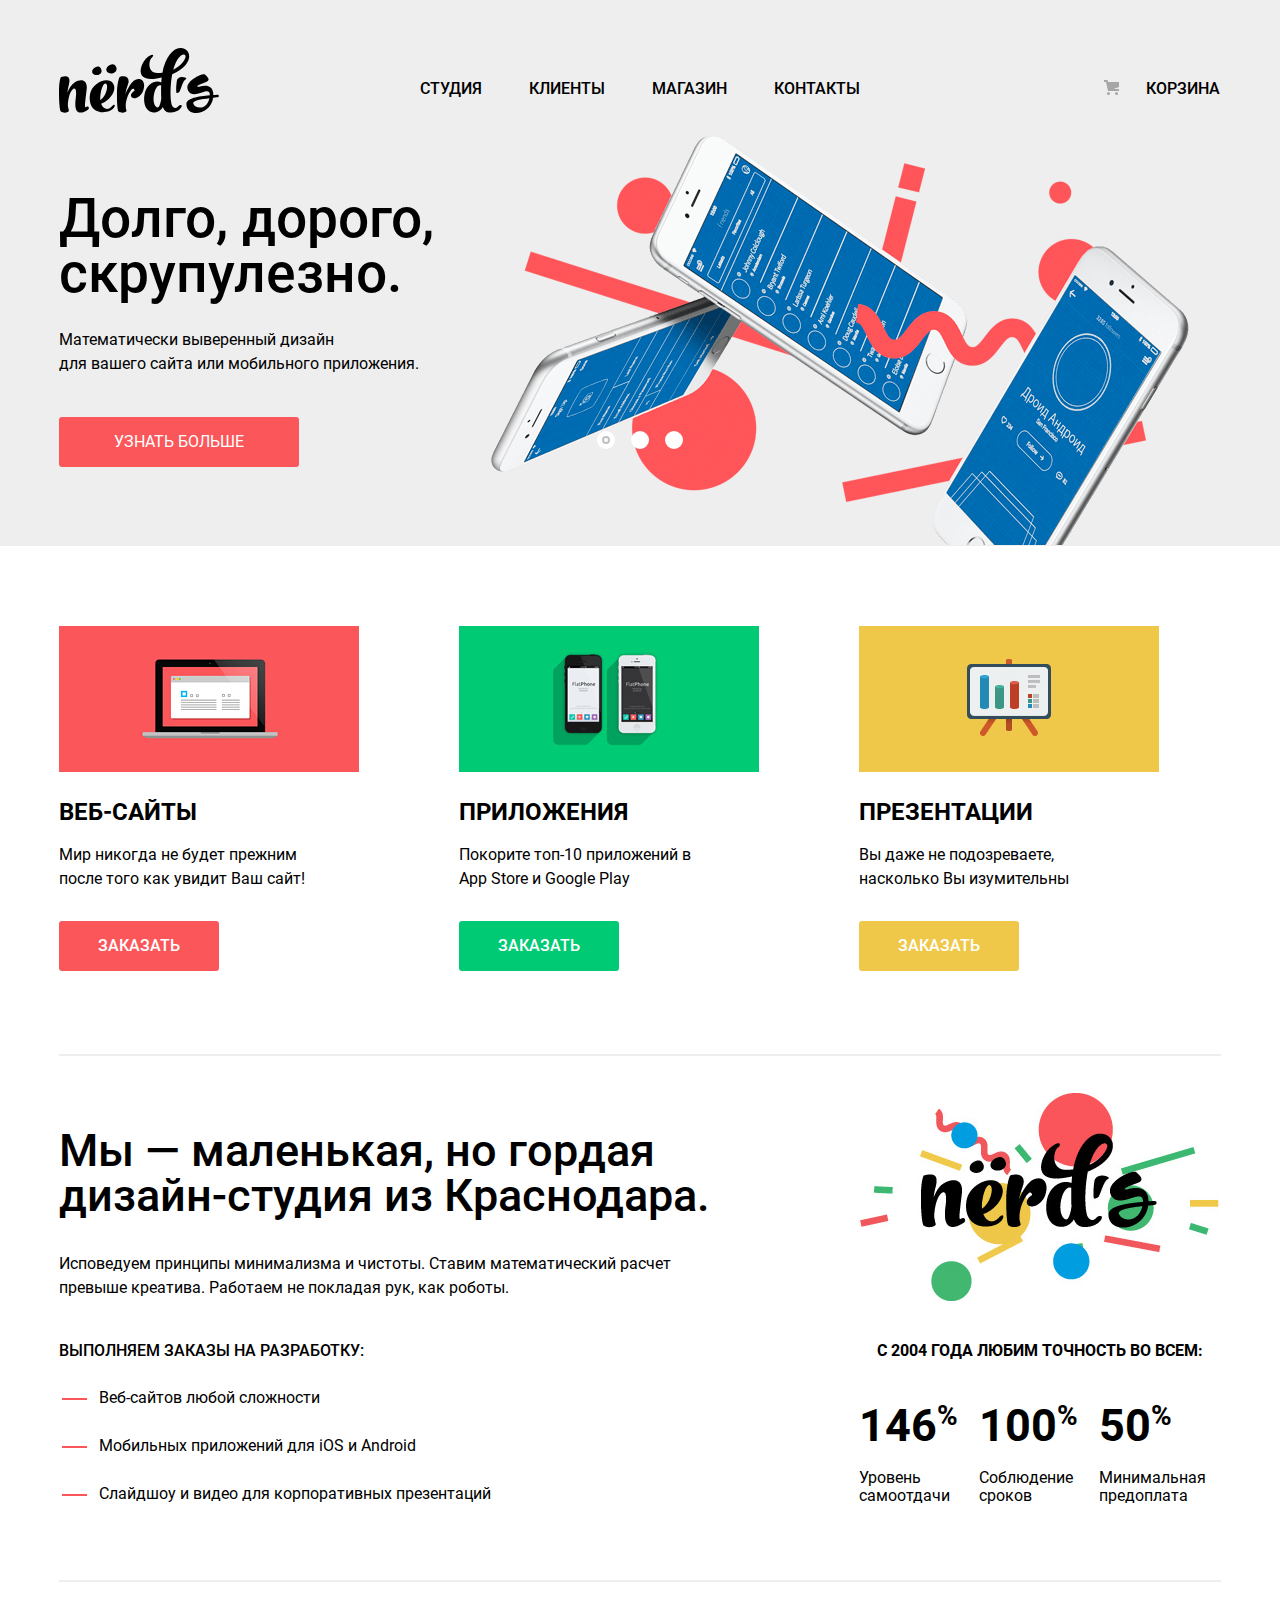
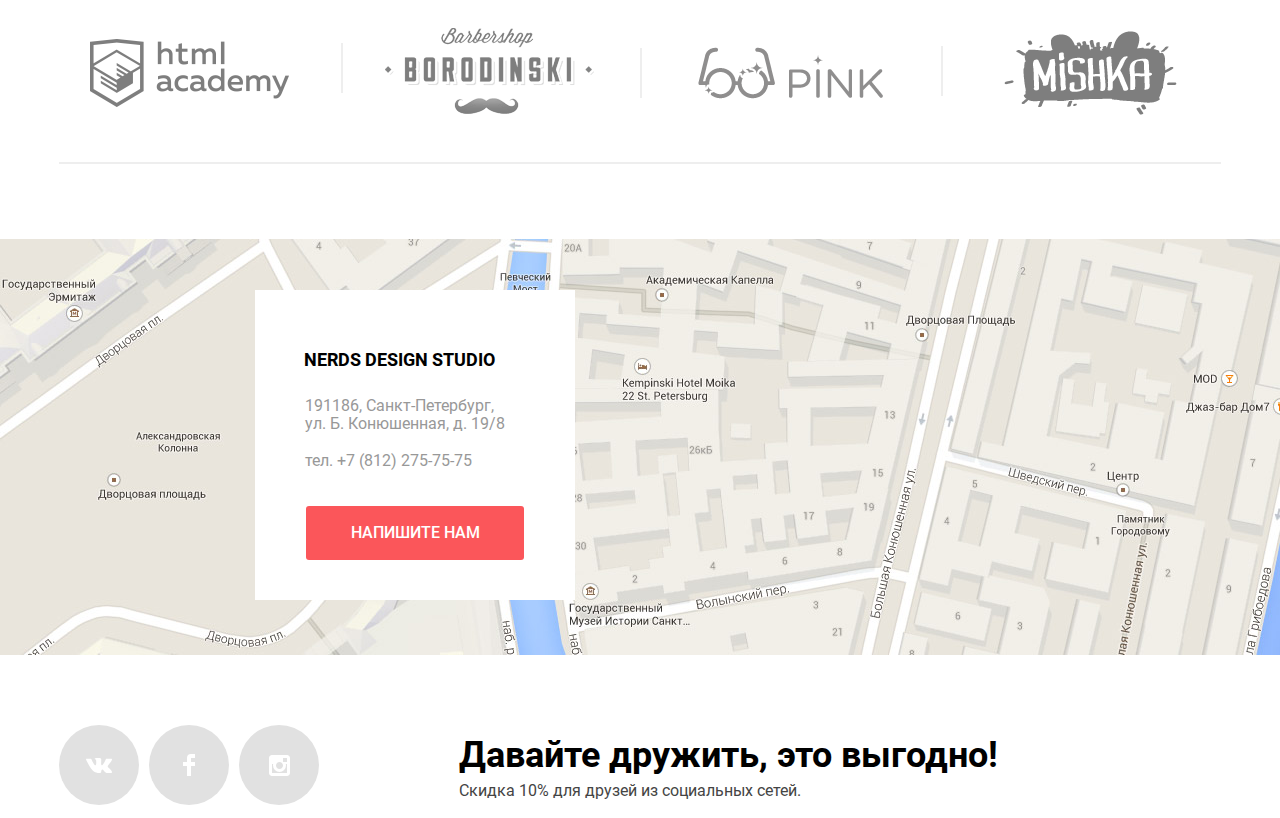
<file: index.html>
<!DOCTYPE html>
<html lang="ru">
    <head>
        <meta charset="utf-8">
        <title>Нёрдс</title>
        <link rel="stylesheet" href="css/normalize.css">
        <link rel="stylesheet" href="css/style.min.css">
    </head>

    <body>
        <header class="main-header">
            <nav class="main-navigation container">
                <a class="main-header-logo">
                    <img src="img/nerds-logo.svg" width="160" height="65" alt="Логотип студии «Nerds»">
                </a>
                <ul class="site-navigation">
                    <li><a href="#">Студия</a></li>
                    <li><a href="#">Клиенты</a></li>
                    <li><a href="catalog.html">Магазин</a></li>
                    <li><a href="#">Контакты</a></li>
                </ul>
                <ul class="basket">
                    <li class="basket-item">
                        <a class="basket-link" href="#">Корзина</a>
                    </li>
                </ul>
            </nav>
        </header>

        <main>
            <section class="slider">
                <div class="container">
                    <h2 class="visually-hidden">Преимущества слайдер</h2>
                    <input class="visually-hidden" type="radio" id="product-1" name="toggle" checked>
                    <input class="visually-hidden" type="radio" id="product-2" name="toggle">
                    <input class="visually-hidden" type="radio" id="product-3" name="toggle">
                    <div class="slider-controls">
                        <label class="slider-controls-item slider-controls-item--1" for="product-1">Первый</label>
                        <label class="slider-controls-item slider-controls-item--2" for="product-2">Второй</label>
                        <label class="slider-controls-item slider-controls-item--3" for="product-3">Третий</label>
                    </div>
                    <ul class="slider-list">
                        <li class="slider-item">
                            <h3>Долго, дорого,<br> скрупулезно.</h3>
                            <p>Математически выверенный дизайн<br> для вашего сайта или мобильного приложения.</p>
                            <a class="slider-item-button button" href="#">Узнать больше</a>
                        </li>
                        <li class="slider-item">
                            <h3>Любим математику как никто другой</h3>
                            <p>Никакого креатива, только математические формулы для расчета идеальных пропорций.</p>
                            <a class="slider-item-button button" href="#">Узнать больше</a>
                        </li>
                        <li class="slider-item">
                            <h3>Только ночь,<br> только хардкор</h3>
                            <p>Работать днем, как все? Мы против этого.<br> Ближе к полуночи работа только начинается.</p>
                            <a class="slider-item-button button" href="#">Узнать больше</a>
                        </li>
                    </ul>
                </div>       
            </section>
            <div class="container">
                <h1 class="visually-hidden">Дизайн-студия «Nerds»</h1>
                <section class="advantages">
                    <h2 class="visually-hidden">Возможности</h2>
                    <ul class="advantages-list">
                        <li class="advantages-item">
                            <img src="img/web-illustration.png" width="300" height="146" alt="Веб-сайты">
                            <h3>Веб-сайты</h3>
                            <p>Мир никогда не будет прежним после того как увидит Ваш сайт!</p>
                            <a href="#" class="button web-button">Заказать</a>
                        </li>    
                        <li class="advantages-item">
                            <img src="img/advantages-illustration.png" width="300" height="146" alt="Приложения">
                            <h3>Приложения</h3>
                            <p>Покорите топ-10 приложений в App Store и Google Play</p>
                            <a href="#" class="button advantages-button">Заказать</a>
                        </li>
                        <li class="advantages-item">
                            <img src="img/presentation-illustration.png" width="300" height="146" alt="Презентации">
                            <h3>Презентации</h3>
                            <p>Вы даже не подозреваете, насколько Вы изумительны</p>
                            <a href="#" class="button presentation-button">Заказать</a>
                        </li> 
                    </ul>
                </section>            

                <section class="information">
                     <h2 class="visually-hidden">Информация</h2>
                     <div class="info">
                        <p class="slogan">Мы — маленькая, но гордая дизайн-студия из Краснодара.</p>
                        <p class="slogan-info">Исповедуем принципы минимализма и чистоты. Ставим математический расчет
                        превыше креатива. Работаем не покладая рук, как роботы.</p>
                        <h3>Выполняем заказы на разработку:</h3>
                        <ul class="dev-orders">
                            <li>Веб-сайтов любой сложности</li>
                            <li>Мобильных приложений для iOS и Android</li>
                            <li>Слайдшоу и видео для корпоративных презентаций</li>
                        </ul>
                    </div>
                    <div class="statistic">
                        <div class="illustration">
                            <img width="360" height="208" src="img/nerds-illustration.png" alt="Логотип студии «Nerds»">
                        </div>
                        <p class="slogan-stat">с 2004 года Любим точность во всем:</p>
                        <div class="stat-info">
                            <div class="column">
                                <b>146<span class="percent">%</span></b>
                                <p>Уровень самоотдачи</p>
                            </div>
                            <div class="column">
                                <b>100<span class="percent">%</span></b>
                                <p>Соблюдение сроков</p>
                            </div>
                            <div class="column">
                                <b>50<span class="percent">%</span></b>
                                <p>Минимальная предоплата</p>
                            </div>
                        </div>
                    </div>
                </section>

                <section class="logo"> 
                    <h2 class="visually-hidden">Логотипы друзей</h2>
                    <ul class="logotypes">
                        <li class="brand brand-HTML">
                            <a href="https://htmlacademy.ru/intensive/htmlcss"><img width="199" height="68" src="img/HTML.png" alt="HTML Academy"><span class="visually-hidden">HTML академия</span></a>
                        </li>
                        <li class="brand brand-Barbershop">
                            <a href="#"><img width="209" height="90" src="img/Barbershop.png" alt="Barbershop Borodinski"><span class="visually-hidden">Барбершоп</span></a>
                        </li>
                        <li class="brand brand-Pink">
                            <a href="#"><img width="185" height="52" src="img/Pink.png" alt="Pink"><span class="visually-hidden">Пинк</span></a>
                        </li>
                        <li class="brand brand-Mishka">
                            <a href="#"><img width="173" height="84" src="img/Mishka.png" alt="Mishka"><span class="visually-hidden">Мишка</span></a>
                        </li>
                    </ul>
                </section>        
            </div>     
        </main>

        <footer class="main-footer">
            <div class="map">
                <iframe src="https://www.google.com/maps/embed?pb=!1m18!1m12!1m3!1d1188.3720352490195!2d30.322419673400713!3d59.93885284412914!2m3!1f0!2f0!3f0!3m2!1i1024!2i768!4f13.1!3m3!1m2!1s0x4696310fca5ba729%3A0xea9c53d4493c879f!2z0JHQvtC70YzRiNCw0Y8g0JrQvtC90Y7RiNC10L3QvdCw0Y8g0YPQuy4sIDE5!5e0!3m2!1sru!2sru!4v1473261241611" style="border:0"></iframe>
                <div class="info-cloud">
                    <p class="info-cloud-title">Nerds Design Studio</p>
                    <p class="info-cloud-adr">191186, Санкт-Петербург,<br>
                                                ул. Б. Конюшенная, д. 19/8</p>
                    <p class="info-cloud-tel">тел. +7 (812) 275-75-75</p>
                    <a class="button open-feedback" href="feedback.html">Напишите нам</a>
                </div>
            </div>

            <div class="main-social container">
                <ul class="social">
                    <li class="icon-item">
                        <a class="icon icon-vk" href="#"><span class="visually-hidden">Вконтакте</span>
                        <svg xmlns="http://www.w3.org/2000/svg" width="26" height="15" viewBox="0 0 26 15"><path fill="#FFF" d="M16.138 11.51c.956-.309 2.18 2.04 3.483 2.939.978.681 1.727.534 1.727.534l3.473-.05s1.815-.112.957-1.554c-.071-.12-.503-1.069-2.585-3.022-2.177-2.043-1.882-1.712.739-5.244 1.597-2.153 2.236-3.468 2.036-4.028-.192-.539-1.365-.399-1.365-.399L20.69.713c-.381.001-.704.119-.851.515-.003.004-.621 1.666-1.445 3.079-1.741 2.989-2.436 3.148-2.724 2.961-.661-.433-.494-1.737-.494-2.664 0-2.897.432-4.105-.846-4.417-.427-.104-.739-.172-1.828-.182-1.392-.021-2.574 0-3.244.329-.445.223-.786.712-.579.74.26.035.843.16 1.155.586.401.552.389 1.789.389 1.789s.229 3.411-.54 3.834c-.528.29-1.25-.302-2.803-3.016-.793-1.388-1.392-2.922-1.392-2.922s-.116-.285-.326-.441c-.25-.185-.6-.244-.6-.244L.848.684S.29.7.085.946c-.182.218-.015.668-.015.668s2.909 6.881 6.203 10.347c3.02 3.182 6.452 2.971 6.452 2.971h1.555s.469-.054.709-.312c.224-.24.214-.691.214-.691s-.031-2.109.935-2.419z"/></svg></a>
                    </li>    
                    <li class="icon-item">
                        <a class="icon icon-fb" href="#"><span class="visually-hidden">Фейсбук</span><svg xmlns="http://www.w3.org/2000/svg" width="12" height="22" viewBox="0 0 12 22"><path fill="#FFF" d="M12 4V0H8a4 4 0 0 0-4 4v4H0v4h4v10h4V12h4V8H8V4h4z"/></svg></a>
                    </li>
                    <li class="icon-item">
                        <a class="icon icon-insta" href="#"><span class="visually-hidden">Инстаграм</span><svg xmlns="http://www.w3.org/2000/svg" width="21" height="21" viewBox="0 0 21 21"><path fill="#FFF" d="M18 0H3C1.35 0 0 1.35 0 3v15c0 1.65 1.35 3 3 3h15c1.65 0 3-1.35 3-3V3c0-1.65-1.35-3-3-3zm-7.5 7c1.93 0 3.5 1.57 3.5 3.5S12.43 14 10.5 14 7 12.43 7 10.5 8.57 7 10.5 7zM18 18H3V9h1.181A6.504 6.504 0 0 0 4 10.5a6.5 6.5 0 1 0 13 0 6.45 6.45 0 0 0-.181-1.5H18v9zm0-11h-4V3h4v4z"/></svg></a>
                    </li> 
                </ul>
                <div class="footer-slogan">
                    <b>Давайте дружить, это выгодно!</b>
                    <p>Скидка 10% для друзей из социальных сетей.</p>
                </div>
            </div>
        </footer>

        <section class="modal feedback">
            <h2>Напишите нам</h2>
            <form class="feedback-form" action="https://echo.htmlacademy.ru" method="post">
                <div class="feedback-user">
                    <p class="feedback-item">
                        <label class="feedback-title" for="feedback-login">Ваше имя:</label>
                        <input class="feedback-username" id="feedback-login" type="text" name="login" placeholder="Имя Фамилия">
                    </p>
                    <p class="feedback-item">
                        <label class="feedback-title" for="feedback-email-user">Ваш e-mail:</label>
                        <input class="feedback-email" id="feedback-email-user" type="email" name="email" placeholder="email@example.com">
                    </p>
                </div>
                <p class="feedback-item">
                    <label class="feedback-title" for="feedback-textarea">Текст письма:
                    </label>
                    <textarea name="text" class="feedback-text" id="feedback-textarea" placeholder="В свободной форме" rows="5"></textarea>
                </p>
                <button class="button feedback-btn" type="submit">Отправить</button>
            </form>
            <button class="feedback-close" type="button">Закрыть</button>
        </section> 

        <script src="js/script.min.js"></script>

    </body>

</html>
</file>
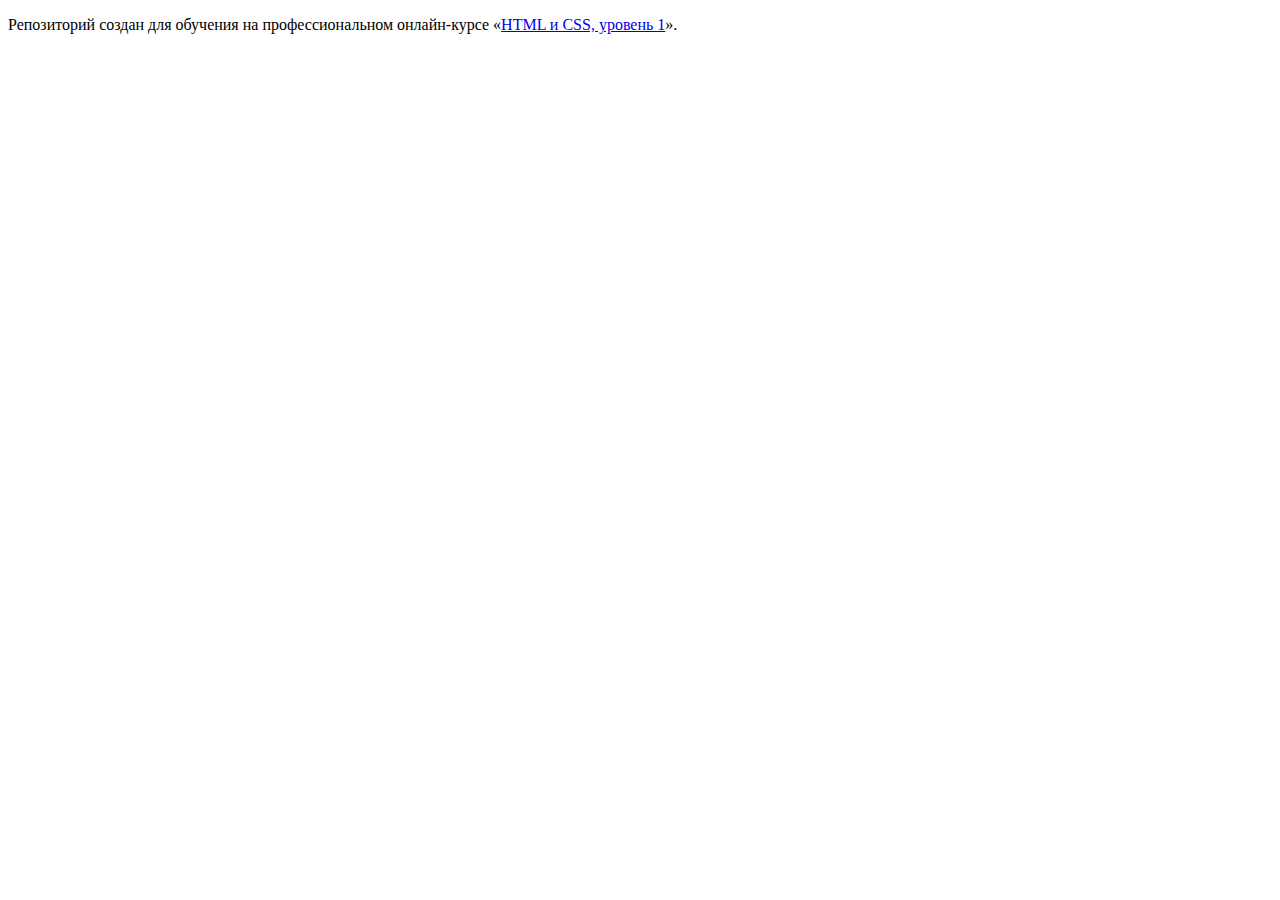
<file: master/index.html>
<!DOCTYPE html>
<html lang="ru">
  <head>
    <meta charset="utf-8">
    <title>HTML Academy: Нёрдс</title>
    <base href="https://htmlacademy-htmlcss.github.io/449475-nerds/master/">
</head>
  <body>

    <p>Репозиторий создан для обучения на профессиональном онлайн‑курсе «<a href="https://htmlacademy.ru/intensive/htmlcss">HTML и CSS, уровень 1</a>».</p>

  </body>
</html>
</file>
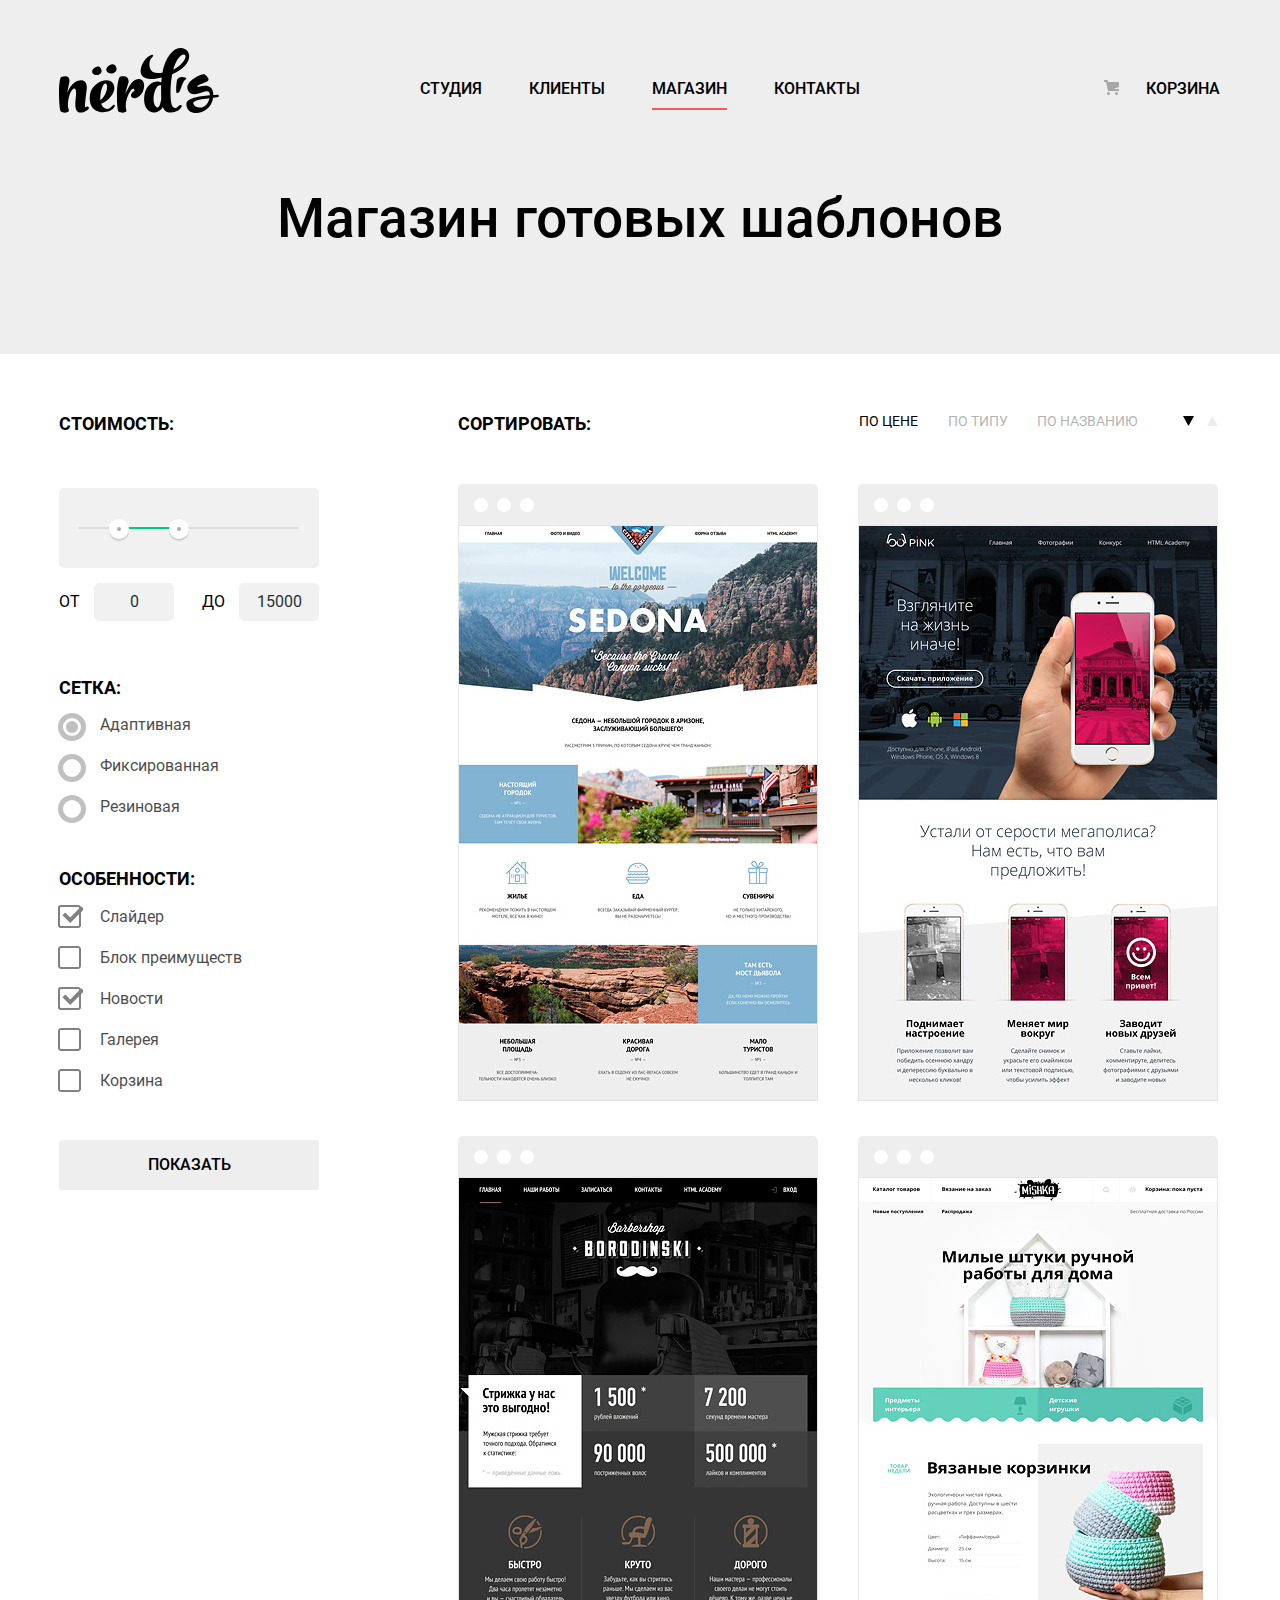
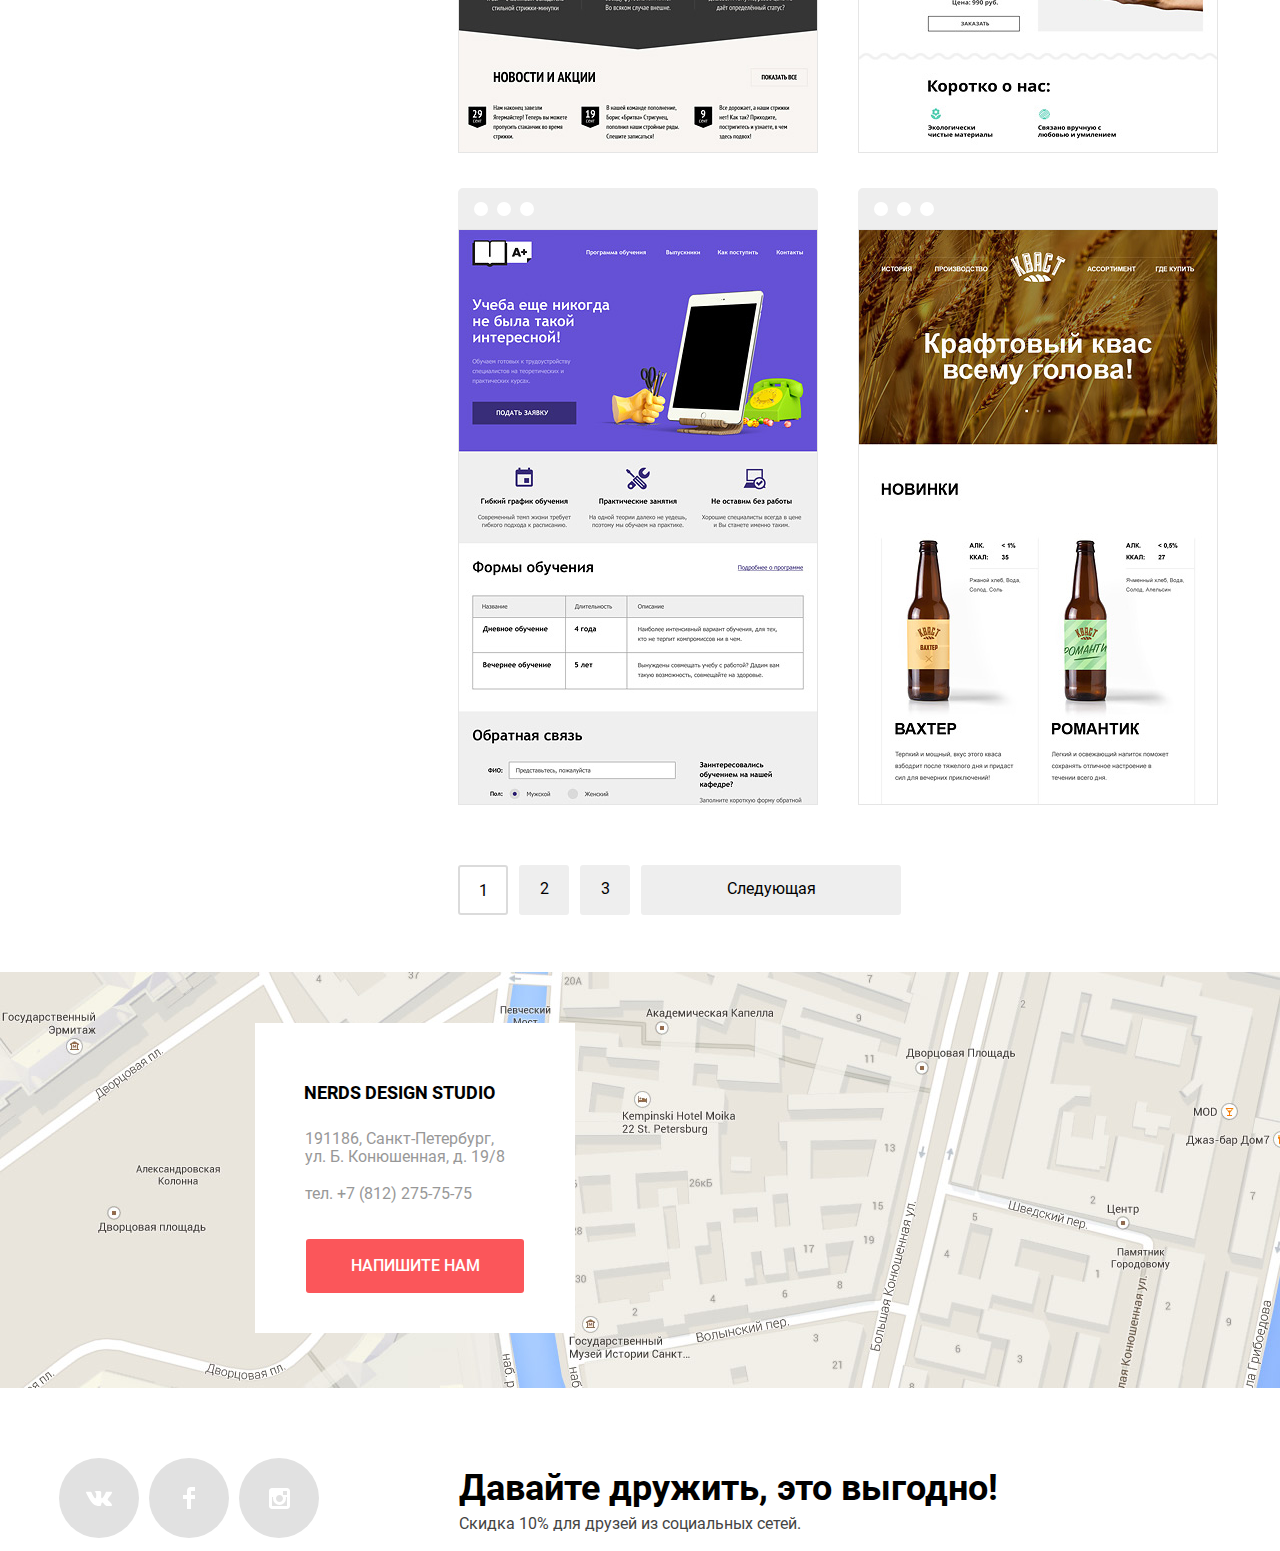
<file: catalog.html>
<!DOCTYPE html>
<html lang="ru">
    <head>
        <meta charset="utf-8">
        <title>Нёрдс</title>
        <link rel="stylesheet" href="css/normalize.css">
        <link rel="stylesheet" href="css/style.min.css">
    </head>

    <body>
        <header class="main-header">
            <nav class="main-navigation container">
                <a href="index.html" class="main-header-logo">
                    <img src="img/nerds-logo.svg" width="160" height="65" alt="Логотип студии «Nerds»">
                </a>
                <ul class="site-navigation">
                    <li><a href="index.html">Студия</a></li>
                    <li><a href="#">Клиенты</a></li>
                    <li><a class="current" href="#">Магазин</a></li>
                    <li><a href="#">Контакты</a></li>
                </ul>
                <ul class="basket">
                    <li class="basket-item">
                        <a class="basket-link" href="#">Корзина</a>
                    </li>
                </ul>
            </nav>
        </header>

        <main class="master">
            <h1 class="page-title">Магазин готовых шаблонов</h1>
            <div class="catalog-columns container">
                <section class="filters">
                    <h2 class="visually-hidden">Фильтр шаблонов</h2>
                    <form class="filter" method="get" action="https://echo.htmlacademy.ru">
                        <fieldset class="filter-price">
                            <legend>Стоимость:</legend>
                                <div class="range-filter">
                                    <div class="range-controls">
                                        <div class="scale">
                                            <div class="bar" style="margin-left: 20%; width: 30%"></div>
                                        </div>
                                        <div class="toggle toggle-min"><span class="visually-hidden">Движок минимум</span></div>
                                        <div class="toggle toggle-max"><span class="visually-hidden">Движок максимум</span></div>
                                    </div>
                                    <div class="price-controls">
                                        <label class="min-price">от <input name="min-price" type="text" value="0"></label>
                                        <label class="max-price">до <input name="max-price" type="text" value="15000"></label>
                                    </div>
                                </div>
                        </fieldset>
                        <fieldset class="filter-grid">
                            <legend>Сетка:</legend>
                            <ul>
                                <li class="filter-option">
                                    <input class="visually-hidden filter-input filter-input-radio" type="radio" name="web-types" value="adaptive" id="filter-adaptive" checked>
                                    <label for="filter-adaptive">Адаптивная</label>
                                </li>
                                <li class="filter-option">
                                    <input class="visually-hidden filter-input filter-input-radio" type="radio" name="web-types" value="fixed" id="filter-fixed">
                                    <label for="filter-fixed">Фиксированная</label>
                                </li>
                                <li class="filter-option">
                                    <input class="visually-hidden filter-input filter-input-radio" type="radio" name="web-types" value="fluid" id="filter-fluid">
                                    <label for="filter-fluid">Резиновая</label>
                                </li>
                            </ul>
                        </fieldset>
                        <fieldset class="filter-features" >
                            <legend>Особенности:</legend>
                            <ul>
                                <li class="filter-option">
                                    <input class="visually-hidden filter-input filter-input-checkbox" type="checkbox" name="slider" id="filter-slider" checked>
                                    <label for="filter-slider">Слайдер</label>
                                </li>
                                <li class="filter-option">
                                    <input class="visually-hidden filter-input filter-input-checkbox" type="checkbox" name="preference" id="filter-preference">
                                    <label for="filter-preference">Блок преимуществ</label>
                                </li>
                                <li class="filter-option">
                                    <input class="visually-hidden filter-input filter-input-checkbox" type="checkbox" name="news" id="filter-news" checked>
                                    <label for="filter-news">Новости</label>
                                </li>
                                <li class="filter-option">
                                    <input class="visually-hidden filter-input filter-input-checkbox" type="checkbox" name="gallery" id="filter-gallery">
                                    <label for="filter-gallery">Галерея</label>
                                </li>
                                <li class="filter-option">
                                    <input class="visually-hidden filter-input filter-input-checkbox" type="checkbox" name="basket" id="filter-basket">
                                    <label for="filter-basket">Корзина</label>
                                </li>
                            </ul>
                        </fieldset>
                        <button type="submit" class="button filter-button">Показать</button>
                    </form>
                </section>

                <section class="catalog">
                    <h2 class="visually-hidden">Список шаблонов</h2>
                    <div class="sorting">
                        <p>Сортировать:</p>   
                        <ul class="sorting-value">
                            <li><a class="by-price current" href="#">По цене</a></li>
                            <li><a class="by-type" href="#">По типу</a></li>
                            <li><a class="by-name" href="#">По названию</a></li>
                        </ul>
                        <ul class="sorting-turn">
                            <li><a class="icon-down current" href="#"><span class="visually-hidden">Вниз</span><svg xmlns="http://www.w3.org/2000/svg" width="11" height="10" viewBox="0 0 11 10"><path fill="#231F20" d="M5.5 10L0 0h11"/></svg></a>
                            </li>
                            <li><a class="icon-up" href="#"><span class="visually-hidden">Вверх</span><svg xmlns="http://www.w3.org/2000/svg" width="11" height="10" viewBox="0 0 11 10"><path fill="#231F20" d="M5.5 0L0 10h11z"/></svg></a>
                            </li>
                        </ul>
                    </div>

                    <ul class="catalog-list">
                        <li class="layout">
                            <div class="layout-top">
                                <span></span>
                                <span></span>
                                <span></span>
                            </div>
                            <a href="#" class="image-content">
                                <img src="img/img-sedona.jpg" width="360" height="576" alt="Sedona">
                            </a>
                            <div class="layout-menu">
                                <h3>
                                    <a href="#">Sedona</a>
                                </h3>
                                <p>Информационный сайт для туристов</p>
                                <a href="#" class="cost btn">9 900 руб.</a>
                            </div>
                        </li>
                        <li class="layout">
                            <div class="layout-top">
                                <span></span>
                                <span></span>
                                <span></span>
                            </div>
                            <a href="#" class="image-content">
                                <img src="img/img-pink.jpg" width="360" height="576" alt="Pink APP">
                            </a>
                            <div class="layout-menu">
                                <h3>
                                    <a href="#">Pink APP</a>
                                </h3>
                                <p>Продуктовый лендинг приложения для iOS и Android</p>
                                <a href="#" class="cost btn">9 900 руб.</a>
                            </div>
                        </li>
                        <li class="layout">
                            <div class="layout-top">
                                <span></span>
                                <span></span>
                                <span></span>
                            </div>
                            <a href="#" class="image-content">
                                <img src="img/img-barbershop.jpg" width="360" height="576" alt="Barbershop">
                            </a>
                            <div class="layout-menu">
                                <h3>
                                    <a href="#">Barbershop</a>
                                </h3>
                                <p>Сайт салона красоты. Для мужчин, да.</p>
                                <a href="#" class="cost btn">9 900 руб.</a>
                            </div>
                        </li>
                        <li class="layout">
                            <div class="layout-top">
                                <span></span>
                                <span></span>
                                <span></span>
                            </div>
                            <a href="#" class="image-content">
                                <img src="img/img-mishka.jpg" width="360" height="576" alt="Mishka">
                            </a>
                            <div class="layout-menu">
                                <h3>
                                    <a href="#">Mishka</a>
                                </h3>
                                <p>Интернет-магазин вязаных игрушек</p>
                                <a href="#" class="cost btn">9 900 руб.</a>
                            </div>
                        </li>
                        <li class="layout">
                            <div class="layout-top">
                                <span></span>
                                <span></span>
                                <span></span>
                            </div>
                            <a href="#" class="image-content">
                                <img src="img/img-aplus.jpg" width="360" height="576" alt="A Plus">
                            </a>
                            <div class="layout-menu">
                                <h3>
                                    <a href="#">A Plus</a>
                                </h3>
                                <p>Лендинг курсов повышения квалификации</p>
                                <a href="#" class="cost btn">9 900 руб.</a>
                            </div>
                        </li>
                        <li class="layout">
                            <div class="layout-top">
                                <span></span>
                                <span></span>
                                <span></span>
                            </div>
                            <a href="#" class="image-content">
                                <img src="img/img-kvast.jpg" width="360" height="576" alt="Kvast">
                            </a>
                            <div class="layout-menu">
                                <h3>
                                    <a href="#">Кваст</a>
                                </h3>
                                <p>Промо-сайт производителя крафтового кваса</p>
                                <a href="#" class="cost btn">9 900 руб.</a>
                            </div>
                        </li>
                    </ul>
                    <ul class="pagination-list">
                        <li class="pagination-item pagination-item-current"><a href="#">1</a></li>
                        <li class="pagination-item"><a>2</a></li>
                        <li class="pagination-item"><a href="#">3</a></li>
                       <li class="pagination-item pagination-item-next"><a href="#">Следующая</a></li>
                    </ul>
                </section>
            </div>
        </main>

        <footer class="main-footer">
            <div class="map">
                <iframe src="https://www.google.com/maps/embed?pb=!1m18!1m12!1m3!1d1188.3720352490195!2d30.322419673400713!3d59.93885284412914!2m3!1f0!2f0!3f0!3m2!1i1024!2i768!4f13.1!3m3!1m2!1s0x4696310fca5ba729%3A0xea9c53d4493c879f!2z0JHQvtC70YzRiNCw0Y8g0JrQvtC90Y7RiNC10L3QvdCw0Y8g0YPQuy4sIDE5!5e0!3m2!1sru!2sru!4v1473261241611" style="border:0"></iframe>
                <div class="info-cloud">
                    <p class="info-cloud-title">Nerds Design Studio</p>
                    <p class="info-cloud-adr">191186, Санкт-Петербург,<br>
                                                ул. Б. Конюшенная, д. 19/8</p>
                    <p class="info-cloud-tel">тел. +7 (812) 275-75-75</p>
                    <a class="button open-feedback" href="feedback.html">Напишите нам</a>
                </div>
            </div>

            <div class="main-social container">
                <ul class="social">
                    <li class="icon-item">
                        <a class="icon icon-vk" href="#"><span class="visually-hidden">Вконтакте</span>
                        <svg xmlns="http://www.w3.org/2000/svg" width="26" height="15" viewBox="0 0 26 15"><path fill="#FFF" d="M16.138 11.51c.956-.309 2.18 2.04 3.483 2.939.978.681 1.727.534 1.727.534l3.473-.05s1.815-.112.957-1.554c-.071-.12-.503-1.069-2.585-3.022-2.177-2.043-1.882-1.712.739-5.244 1.597-2.153 2.236-3.468 2.036-4.028-.192-.539-1.365-.399-1.365-.399L20.69.713c-.381.001-.704.119-.851.515-.003.004-.621 1.666-1.445 3.079-1.741 2.989-2.436 3.148-2.724 2.961-.661-.433-.494-1.737-.494-2.664 0-2.897.432-4.105-.846-4.417-.427-.104-.739-.172-1.828-.182-1.392-.021-2.574 0-3.244.329-.445.223-.786.712-.579.74.26.035.843.16 1.155.586.401.552.389 1.789.389 1.789s.229 3.411-.54 3.834c-.528.29-1.25-.302-2.803-3.016-.793-1.388-1.392-2.922-1.392-2.922s-.116-.285-.326-.441c-.25-.185-.6-.244-.6-.244L.848.684S.29.7.085.946c-.182.218-.015.668-.015.668s2.909 6.881 6.203 10.347c3.02 3.182 6.452 2.971 6.452 2.971h1.555s.469-.054.709-.312c.224-.24.214-.691.214-.691s-.031-2.109.935-2.419z"/></svg></a>
                    </li>    
                    <li class="icon-item">
                        <a class="icon icon-fb" href="#"><span class="visually-hidden">Фейсбук</span><svg xmlns="http://www.w3.org/2000/svg" width="12" height="22" viewBox="0 0 12 22"><path fill="#FFF" d="M12 4V0H8a4 4 0 0 0-4 4v4H0v4h4v10h4V12h4V8H8V4h4z"/></svg></a>
                    </li>
                    <li class="icon-item">
                        <a class="icon icon-insta" href="#"><span class="visually-hidden">Инстаграм</span><svg xmlns="http://www.w3.org/2000/svg" width="21" height="21" viewBox="0 0 21 21"><path fill="#FFF" d="M18 0H3C1.35 0 0 1.35 0 3v15c0 1.65 1.35 3 3 3h15c1.65 0 3-1.35 3-3V3c0-1.65-1.35-3-3-3zm-7.5 7c1.93 0 3.5 1.57 3.5 3.5S12.43 14 10.5 14 7 12.43 7 10.5 8.57 7 10.5 7zM18 18H3V9h1.181A6.504 6.504 0 0 0 4 10.5a6.5 6.5 0 1 0 13 0 6.45 6.45 0 0 0-.181-1.5H18v9zm0-11h-4V3h4v4z"/></svg></a>
                    </li> 
                </ul>
                <div class="footer-slogan">
                    <b>Давайте дружить, это выгодно!</b>
                    <p>Скидка 10% для друзей из социальных сетей.</p>
                </div>
            </div>
        </footer>

        <section class="modal feedback">
            <h2>Напишите нам</h2>
            <form class="feedback-form" action="https://echo.htmlacademy.ru" method="post">
                <div class="feedback-user">
                    <p class="feedback-item">
                        <label class="feedback-title" for="feedback-login">Ваше имя:
                        </label>
                        <input class="feedback-username" id="feedback-login" type="text" name="login" placeholder="Имя Фамилия">
                    </p>
                    <p class="feedback-item">
                        <label class="feedback-title" for="feedback-email-user">Ваш e-mail:
                        </label>
                        <input class="feedback-email" id="feedback-email-user" type="email" name="email" placeholder="email@example.com">
                    </p>
                </div>
                <p class="feedback-item">
                    <label class="feedback-title" for="feedback-textarea">Текст письма:
                    </label>
                    <textarea name="text" class="feedback-text" id="feedback-textarea" placeholder="В свободной форме" rows="5"></textarea>
                </p>
                <button class="button feedback-btn" type="submit">Отправить</button>
            </form>
            <button class="feedback-close" type="button">Закрыть</button>
        </section> 
         
        <script src="js/script.min.js"></script>
        
    </body>
    
</html>
</file>
<file: css/style.min.css>
@font-face{font-style:normal;font-weight:400;font-family:"Roboto";src:local("Roboto"),url(../fonts/roboto.woff2) format("woff2"),url(../fonts/roboto.woff) format("woff")}@font-face{font-style:normal;font-weight:500;font-family:"Roboto";src:local("Roboto Medium"),url(../fonts/robotomedium.woff2) format("woff2"),url(../fonts/robotomedium.woff) format("woff")}@font-face{font-style:normal;font-weight:700;font-family:"Roboto";src:local("Roboto Bold"),url(../fonts/robotobold.woff2) format("woff2"),url(../fonts/robotobold.woff) format("woff")}html,body{margin:0;padding:0;min-width:1200px;min-height:1750px}body{margin:0;padding:0;font-family:"Roboto","Arial",sans-serif;font-size:16px;line-height:24px;color:#000;background-color:#fff;font-weight:400}a{text-decoration:none}img{max-width:100%;height:auto}.visually-hidden:not(:focus):not(:active),input[type="checkbox"].visually-hidden,input[type="radio"].visually-hidden{position:absolute;width:1px;height:1px;margin:-1px;border:0;padding:0;white-space:nowrap;-webkit-clip-path:inset(100%);clip-path:inset(100%);clip:rect(0 0 0 0);overflow:hidden}.container{width:1162px;padding:0 0;margin:0 auto}.button{display:inline-block;font:inherit;text-align:center;color:#000;vertical-align:middle;text-transform:uppercase;border-radius:3px;background-color:#fff;border:none;cursor:pointer}.main-header{margin:0;padding:0;background-color:#eee;padding-top:48px}.main-navigation{display:-webkit-box;display:-ms-flexbox;display:flex;-webkit-box-pack:justify;-ms-flex-pack:justify;justify-content:space-between;padding:0;font-size:16px;line-height:30px;font-weight:500;color:#000;text-transform:uppercase;background-color:#eee}.main-navigation .current{border-bottom:2px solid #fb565a;padding-bottom:4px}.site-navigation{display:-webkit-box;display:-ms-flexbox;display:flex;-ms-flex-wrap:wrap;flex-wrap:wrap;-webkit-box-pack:justify;-ms-flex-pack:justify;justify-content:space-between;margin:0;padding:0;margin-top:26px;width:440px;list-style:none}.site-navigation,.basket{list-style:none}.site-navigation a,.basket-item a{display:block;color:#000}.site-navigation a:focus,.basket-item a:focus{color:#fb565a}.site-navigation a:hover,.basket-item a:hover{color:#fb565a}.site-navigation a:active,.basket-item a:active{color:#a6a6a6}.main-header-logo{width:240px;height:65px}.main-header-logo:focus,.main-header-logo:hover{opacity:.8}.main-header-logo[href]:active{opacity:.3}.basket{width:240px}.basket{display:-webkit-box;display:-ms-flexbox;display:flex;-ms-flex-wrap:wrap;flex-wrap:wrap;margin:0;padding:0;margin-top:26px;list-style:none}.basket .basket-link{position:relative;padding-left:165px}.basket-link::before{content:"";position:absolute;top:6px;left:123px;width:16px;height:18px;background-image:url(../img/cart-icon.svg);background-repeat:no-repeat;background-position:0 0}.slider{margin:0;padding:0;position:relative;background-color:#eee;border:1px solid #eee}.slider-controls{position:absolute;left:50%;bottom:104px;z-index:2;width:160px;height:18px;text-align:center;font-size:0;-webkit-transform:translateX(-50%);-ms-transform:translateX(-50%);transform:translateX(-50%)}.slider-controls label{position:relative;display:inline-block;width:18px;height:18px;padding:8px;border-radius:50%;cursor:pointer;vertical-align:middle}.slider-controls label::after{content:"";position:absolute;top:8px;left:8px;z-index:1;width:18px;height:18px;background:#fff;border-radius:50%}.slider-controls .active::before{content:"";position:absolute;left:50%;top:50%;z-index:2;width:4px;height:4px;margin:-4px;background-color:inherit;border:2px solid #c1c1c1;border-radius:50%}.slider-list{margin:0;padding:0;margin-top:20px;list-style:none}.slider-item{display:none;padding:57px 0 78px 0}.slider-item:nth-child(1){background-image:url(../img/slide1.png);background-repeat:no-repeat;background-position:93% 1px}.slider-item:nth-child(2){background-image:url(../img/slide2.png);background-repeat:no-repeat;background-position:100% 0}.slider-item:nth-child(3){background-image:url(../img/slide3.png);background-repeat:no-repeat;background-position:100% 20px}#product-1:checked~.slider-list .slider-item:nth-child(1){display:block}#product-2:checked~.slider-list .slider-item:nth-child(2){display:block}#product-3:checked~.slider-list .slider-item:nth-child(3){display:block}#product-1:checked~.slider-controls .slider-controls-item--1::before,#product-2:checked~.slider-controls .slider-controls-item--2::before,#product-3:checked~.slider-controls .slider-controls-item--3::before{content:"";position:absolute;left:50%;top:50%;z-index:2;width:4px;height:4px;margin:-4px;background-color:inherit;border:2px solid #c1c1c1;border-radius:50%}.slider-item h3{max-width:600px;margin:0;margin-bottom:27px;font-size:55px;line-height:55px;font-weight:500}.slider-item p{max-width:430px;margin:0;margin-bottom:41px}.button{display:block;width:240px;padding:16px 0;font-size:16px;line-height:18px;color:#fff;text-transform:uppercase;text-align:center;text-decoration:none;background-color:#fb565a;border-radius:3px;border:none}.button:hover,.button:focus{background-color:#e74246}.button:active{color:rgba(255,255,255,.3);background-color:#d7373b;-webkit-box-shadow:0 3px rgba(0,0,0,.1) inset;box-shadow:0 3px rgba(0,0,0,.1) inset}.advantages{width:1100px}.advantages-list{list-style:none;display:-webkit-box;display:-ms-flexbox;display:flex;-webkit-box-pack:justify;-ms-flex-pack:justify;justify-content:space-between;-ms-flex-wrap:wrap;flex-wrap:wrap;margin-bottom:73px;margin-top:80px;padding:0}.advantages-item{width:300px;text-align:left;margin-bottom:10px}.advantages-item h3{margin-top:18px;margin-bottom:16px;padding:0;font-size:24px;line-height:30px;font-weight:700;text-transform:uppercase}.advantages-item p{max-width:260px;font-size:16px;line-height:24px;font-weight:400}.advantages-list .button{font:inherit;display:block;width:160px;margin-top:30px;padding:16px 2px;font-size:16px;line-height:18px;font-weight:500;color:#fff;text-transform:uppercase;text-align:center;text-decoration:none;border-radius:3px;-webkit-box-sizing:border-box;box-sizing:border-box}.web-button{background-color:#fb565a;color:#fff}.web-button:focus{background-color:#e74246;color:#fff}.web-button:hover{background-color:#e74246;color:#fff}.web-button:active{background-color:#d7373b;color:#e37375}.advantages-button{background-color:#00ca74;color:#fff}.advantages-button:focus{background-color:#00bc6c;color:#fff}.advantages-button:hover{background-color:#00bc6c;color:#fff}.advantages-button:active{background-color:#00aa62;color:#4dc491}.presentation-button{background-color:#efc84a;color:#fff}.presentation-button:focus{background-color:#eab534;color:#fff}.presentation-button:hover{background-color:#eab534;color:#fff}.presentation-button:active{background-color:#e5a722;color:#ecbe5c}.information{display:-webkit-box;display:-ms-flexbox;display:flex}.information{border-top:2px solid #eee}.info{min-width:670px;margin-right:130px;margin-bottom:50px}.info .slogan{margin:0;padding:0;margin-top:72px;font-size:45px;line-height:45px;font-weight:500}.info .slogan-info{margin-top:34px}.info h3{font-size:16px;line-height:24px;font-weight:500;margin-top:39px;color:#000;text-transform:uppercase}.dev-orders{list-style-type:none;margin-top:23px}.dev-orders li{position:relative;margin-bottom:24px}.dev-orders li::before{position:absolute;content:"";top:12px;left:-37px;width:25px;height:2px;background-color:#fb565a}.statistic{display:-webkit-box;display:-ms-flexbox;display:flex;-ms-flex-wrap:wrap;flex-wrap:wrap}.statistic .illustration{margin-top:37px}.statistic .slogan-stat{margin:0;padding:0;padding-left:18px;font-size:16px;line-height:24px;font-weight:700;text-transform:uppercase;color:#000;margin-top:-28px}.stat-info{display:-webkit-box;display:-ms-flexbox;display:flex;margin:0;padding:0;margin-top:-15px}.stat-info .column{display:inline-block;vertical-align:middle;width:100px;margin-right:20px}.column b{font-size:45px;line-height:10px;color:#000}.column .percent{font-size:28px;vertical-align:super}.column p{padding-top:5px;font-size:16px;line-height:18px;font-weight:400}.logo{border-top:2px solid #eee;border-bottom:2px solid #eee;margin-bottom:75px}.logotypes{display:-webkit-box;display:-ms-flexbox;display:flex;-webkit-box-pack:justify;-ms-flex-pack:justify;justify-content:space-between;-ms-flex-wrap:wrap;flex-wrap:wrap;margin:0;padding:0;margin-bottom:37px;margin-top:46px;list-style:none;-webkit-box-align:center;-ms-flex-align:center;align-items:center}.logotypes li{position:relative}.brand-Barbershop::before{position:absolute;content:"";top:39px;left:-43px;width:50px;height:2px;background-color:#eee;-webkit-transform:rotate(90deg);-ms-transform:rotate(90deg);transform:rotate(90deg)}.brand-Pink::before{position:absolute;content:"";top:25px;left:-44px;width:50px;height:2px;background-color:#eee;-webkit-transform:rotate(90deg);-ms-transform:rotate(90deg);transform:rotate(90deg)}.brand-Mishka::before{position:absolute;content:"";top:39px;left:-44px;width:50px;height:2px;background-color:#eee;-webkit-transform:rotate(90deg);-ms-transform:rotate(90deg);transform:rotate(90deg)}.brand{width:260px;text-align:center}.logotypes a{opacity:.5}.logotypes a:hover{opacity:1}.logotypes a:focus{opacity:1}.logotypes a:active{opacity:.2}.main-footer{margin:0;padding:0;color:#000;background-color:#fff}.map{position:relative;width:100%;height:416px;background-image:url(../img/map.jpg);margin-left:auto;margin-right:auto;margin-bottom:70px;z-index:1}iframe{width:100%;height:416px}.info-cloud{display:-webkit-box;display:-ms-flexbox;display:flex;-ms-flex-wrap:wrap;flex-wrap:wrap;position:absolute;width:320px;min-height:310px;padding:0 40px;padding-top:40px;padding-bottom:40px;background:white;bottom:55px;left:255px;-webkit-box-sizing:border-box;box-sizing:border-box;text-align:left;z-index:2}.info-cloud-title{margin:0;padding:0;margin-top:15px;margin-left:9px;font-size:18px;line-height:30px;font-weight:700;text-transform:uppercase}.info-cloud-adr{margin-top:17px;margin-bottom:0;margin-left:10px;color:#989898;font-size:16px;line-height:18px;font-weight:400}.info-cloud-tel{margin-top:15px;margin-bottom:0;margin-left:10px;color:#989898;font-size:16px;line-height:18px;font-weight:400}.open-feedback{display:block;margin:0 11px;padding:0;margin-top:31px;padding-top:18px;padding-bottom:14px;color:#fff;text-decoration:none;text-align:center;text-transform:uppercase;font-size:16px;font-weight:500;line-height:18px;border-radius:3px;background-color:#fb565a}.info-cloud a:hover{background:#d6494d}.info-cloud a:active{background:#b63538;-webkit-box-shadow:inset 0 3px #9b2d30;box-shadow:inset 0 3px #9b2d30}.main-social{display:-webkit-box;display:-ms-flexbox;display:flex}.main-social ul{display:-webkit-box;display:-ms-flexbox;display:flex;-ms-flex-wrap:wrap;flex-wrap:wrap;-ms-flex-negative:0;flex-shrink:0;-webkit-box-pack:justify;-ms-flex-pack:justify;justify-content:space-between;margin:0;padding:0;margin-right:130px;width:270px;list-style:none}.social .icon{display:-webkit-box;display:-ms-flexbox;display:flex;-webkit-box-align:center;-ms-flex-align:center;align-items:center;-webkit-box-pack:center;-ms-flex-pack:center;justify-content:center;width:80px;height:80px;border-radius:50%;background-color:#e1e1e1;color:#000;-webkit-box-sizing:border-box;box-sizing:border-box;margin-right:10px;margin-bottom:5px}.icon:focus,.icon:hover{background-color:#fb565a}.icon:active path{fill:#e37376}.footer-slogan{margin:0;padding:0;margin-top:12px}.footer-slogan b{font-size:36px;line-height:36px}.footer-slogan p{line-height:22px;color:#444;margin-top:6px}@-webkit-keyframes bounce{0%{-webkit-transform:translateX(-2000px);transform:translateX(-2000px)}70%{-webkit-transform:translateX(30px);transform:translateX(30px)}90%{-webkit-transform:translateX(-10px);transform:translateX(-10px)}100%{-webkit-transform:translateX(0);transform:translateX(0)}}@keyframes bounce{0%{-webkit-transform:translateY(-2000px);transform:translateY(-2000px)}70%{-webkit-transform:translateY(30px);transform:translateY(30px)}90%{-webkit-transform:translateY(-10px);transform:translateY(-10px)}100%{-webkit-transform:translateY(0);transform:translateY(0)}}@-webkit-keyframes shake{0%,100%{-webkit-transform:translateX(0);transform:translateX(0)}10%,30%,50%,70%,90%{-webkit-transform:translateX(-10px);transform:translateX(-10px)}20%,40%,60%,80%{-webkit-transform:translateX(10px);transform:translateX(10px)}}@keyframes shake{0%,100%{-webkit-transform:translateX(0);transform:translateX(0)}10%,30%,50%,70%,90%{-webkit-transform:translateX(-10px);transform:translateX(-10px)}20%,40%,60%,80%{-webkit-transform:translateX(10px);transform:translateX(10px)}}.modal{position:fixed;padding:0;color:#000}.feedback{display:none;top:20%;left:50%;width:960px;margin:0 auto;padding-top:70px;padding-left:100px;padding-right:100px;padding-bottom:85px;-webkit-box-sizing:border-box;box-sizing:border-box;-webkit-box-shadow:0 20px 40px 0 rgba(0,1,1,.75);box-shadow:0 20px 40px 0 rgba(0,1,1,.75);background:white;margin-left:-480px;z-index:10}.feedback-show{display:block;-webkit-animation:bounce 0.6s;animation:bounce 0.6s}.feedback-error{-webkit-animation:shake 0.6s;animation:shake 0.6s}.feedback-form{margin:0;padding:0}.feedback-item{margin:0;padding:0}.feedback-title{display:block;font-size:16px;line-height:18px;font-weight:700;margin-top:0;margin-bottom:11px}.feedback h2{margin:0;padding:0;font-size:45px;line-height:45px;margin-bottom:45px}.feedback-user{display:-webkit-box;display:-ms-flexbox;display:flex;-ms-flex-wrap:wrap;flex-wrap:wrap;-webkit-box-pack:justify;-ms-flex-pack:justify;justify-content:space-between}.feedback-item input{font:inherit;width:360px;height:50px;background-color:transparent;border:2px solid #d7dcde;border-radius:3px;outline:none;padding-left:14px;-webkit-box-sizing:border-box;box-sizing:border-box;margin-bottom:35px}.feedback-item textarea{font:inherit;width:760px;height:120px;resize:none;background-color:transparent;border:2px solid #d7dcde;border-radius:3px;outline:none;padding:12px 14px 12px 14px;-webkit-box-sizing:border-box;box-sizing:border-box}.feedback-username:focus,.feedback-email:focus,.feedback-text:focus{border:2px solid #000}.feedback-username:hover,.feedback-email:hover,.feedback-text:hover{border:2px solid #b4b9bb}.feedback textarea{margin:0}.feedback-btn{display:block;margin-top:50px;font:inherit;width:260px;height:50px;color:#fff;font-size:16px;line-height:18px;font-weight:500;text-transform:uppercase;background:#fb565a;border-radius:3px;border:none;outline:none;cursor:pointer}.feedback-btn:focus{background:#d6494d}.feedback-btn:hover{background:#d6494d}.feedback-btn:active{background:#b63538;-webkit-box-shadow:inset 0 3px #9b2d30;box-shadow:inset 0 3px #9b2d30}.feedback-close{position:absolute;right:90px;top:85px;width:22px;height:26px;font-size:0;background-color:transparent;border:0;cursor:pointer}.feedback-close::before,.feedback-close::after{content:"";position:absolute;top:10px;left:0;width:30px;height:3px;background-color:#fecccd}.feedback-close::before{-webkit-transform:rotate(45deg);-ms-transform:rotate(45deg);transform:rotate(45deg)}.feedback-close::after{-webkit-transform:rotate(-45deg);-ms-transform:rotate(-45deg);transform:rotate(-45deg)}.feedback-close:hover::before,.feedback-close:hover::after{background-color:#fb565a}.feedback-close:active::before,.feedback-close:active::after{background-color:#fee}.catalog-columns{display:-webkit-box;display:-ms-flexbox;display:flex;-webkit-box-pack:justify;-ms-flex-pack:justify;justify-content:space-between}.master h1{font-size:55px;font-weight:500;line-height:55px}.page-title{background-color:#eee;border:1px solid #eee}.page-title{text-align:center;color:#000}.page-title{padding:0;margin:0;padding-top:77px;padding-bottom:107px;margin-bottom:55px}.filters{padding:0;margin:0;width:260px}.filter-price{margin:0;padding:0;border:none}.filter-price legend{margin:0;padding:0;font-size:18px;line-height:30px;font-weight:700;text-transform:uppercase}.range-filter{margin:0;padding:0;width:260px;margin-top:49px}.range-controls{position:relative;height:41px;margin-bottom:15px;padding-top:39px;padding-right:20px;padding-left:20px;background-color:#f1f1f1;border-radius:5px}.range-controls .scale{height:2px;background:#d7dcde}.range-controls .bar{width:70%;height:2px;background:#00ca74}.range-controls .toggle{position:absolute;top:31px;left:0;width:4px;height:4px;padding:0;border:8px solid #fff;background-color:#ababab;-webkit-box-shadow:0 2px 1px 0 #cfcfcf;box-shadow:0 2px 1px 0 #cfcfcf;border-radius:50%;cursor:pointer}.range-controls .toggle-min{left:50px}.range-controls .toggle-max{left:110px}.price-controls{font-size:0}.price-controls label{display:inline-block;width:50%;font-size:16px;line-height:22px;font-weight:400;text-transform:uppercase;vertical-align:middle}.price-controls input{font:inherit;width:60px;padding:8px 10px;margin-left:10px;font-size:16px;line-height:22px;font-weight:400;text-align:center;color:#283136;border:none;border-radius:5px;background:#f1f1f1}.max-price{text-align:right}.filter-grid{padding:0;margin:0;margin-top:52px;border:none}.filter-grid legend{margin:0;padding:0;margin-bottom:10px;font-size:18px;line-height:30px;font-weight:700;text-transform:uppercase}.filter-features{padding:0;margin:0;margin-top:28px;border:none}.filter-features legend{margin:0;padding:0;margin-bottom:11px;font-size:18px;line-height:30px;font-weight:700;text-transform:uppercase}.filter ul{margin:0;padding:0;list-style:none;font-size:16px}.filter-option{margin-bottom:17px;padding-left:41px}.filter-option label{position:relative;display:block;cursor:pointer;-webkit-user-select:none;-moz-user-select:none;-ms-user-select:none;user-select:none}.filter-input-checkbox + label::before{content:"";position:absolute;left:-42px;top:0;width:25px;height:25px;background-image:url(../img/checkbox-off.svg);background-repeat:no-repeat;background-position:0 0}.filter-input-checkbox:checked + label::after{content:"";position:absolute;top:0;left:-42px;width:25px;height:25px;background-image:url(../img/checkbox-on.svg);background-repeat:no-repeat;background-position:0 0}.filter-input-radio + label::before{content:"";position:absolute;left:-42px;top:0;width:18px;height:18px;border:5px solid #a6a6a6;border-radius:50%}.filter-input-radio:checked + label::after{content:"";position:absolute;top:8px;left:-34px;width:12px;height:12px;background-color:#a6a6a6;border-radius:50%}.filter-button{display:block;margin-top:30px;font:inherit;width:260px;height:50px;color:#000;font-size:16px;line-height:18px;font-weight:500;text-transform:uppercase;background:#eee;border-radius:3px;border:none;outline:none}.filter-button:focus,.filter-button:hover{background:#dfdfdf;color:#000}.filter-button:active{background:#d5d5d5;color:#a6a6a6;-webkit-box-shadow:inset 0 3px #bfbfbf;box-shadow:inset 0 3px #bfbfbf}.filter-input + label,.filter-input + label{color:#000;opacity:.7}.filter-input:hover + label,.filter-input:focus + label{color:#000;opacity:1}.filter-input:disabled + label{color:#000;opacity:.5}.filter-input-radio:focus+label::after,.filter-input-radio:hover+label::after{background-color:#4d4d4d}.filter-input-radio:focus+label::before,.filter-input-radio:hover+label::before{border:5px solid #4d4d4d}.catalog{width:763px;padding:0;margin:0}.catalog ul{list-style:none}.sorting{display:-webkit-box;display:-ms-flexbox;display:flex;padding:0;margin:0;width:760px;margin-bottom:51px}.sorting-value{display:-webkit-box;display:-ms-flexbox;display:flex;-ms-flex-wrap:wrap;flex-wrap:wrap;-webkit-box-pack:justify;-ms-flex-pack:justify;justify-content:space-between;padding:0;margin:0;width:360px;list-style:none;margin-right:45px}.sorting-turn{display:-webkit-box;display:-ms-flexbox;display:flex;-ms-flex-wrap:wrap;flex-wrap:wrap;-webkit-box-pack:justify;-ms-flex-pack:justify;justify-content:space-between;padding:0;margin:0;width:45px;list-style:none}.sorting-value a{color:#000;text-transform:uppercase;font-size:14px;line-height:18px;opacity:.3;text-decoration:none}.sorting-value a:focus,.sorting-value a:hover{opacity:.7}.sorting-value a:active{opacity:1}.sorting-value:last-child a{margin-right:0}.icon-down path,.icon-up path{fill:#ededed}.icon-down:focus path,.icon-up:focus path{fill:#a6a6a6}.icon-down:hover path,.icon-up:hover path{fill:#a6a6a6}.icon-down:active path,.icon-up:active path{fill:#000}a.current{opacity:1}a.current path{fill:#000}.sorting p{font-size:18px;line-height:18px;font-weight:700;text-transform:uppercase;padding:0;margin:0;padding-top:6px;margin-right:122px;width:360px}.catalog-list{display:-webkit-box;display:-ms-flexbox;display:flex;-ms-flex-wrap:wrap;flex-wrap:wrap;padding:0;margin:0;list-style:none}.layout{position:relative;margin:0;padding:0;width:360px;margin-bottom:28px;margin-right:40px}.layout:hover>.layout-menu{display:-webkit-box;display:-ms-flexbox;display:flex}.layout:nth-child(even){margin-right:0}.layout-top{position:relative;display:-webkit-box;display:-ms-flexbox;display:flex;-webkit-box-align:center;-ms-flex-align:center;align-items:center;height:41px;background-color:#eee;border-top-left-radius:5px;border-top-right-radius:5px;padding-left:7px;z-index:10}.layout-top span{display:inline-block;height:14px;width:14px;margin-left:9px;border-radius:50%;background-color:#fff;vertical-align:middle}.image-content{position:relative;margin:0;padding:0;margin-top:-1px;z-index:0}.layout-menu{position:absolute;bottom:10px;display:none;-webkit-box-orient:vertical;-webkit-box-direction:normal;-ms-flex-direction:column;flex-direction:column;-webkit-box-align:center;-ms-flex-align:center;align-items:center;width:280px;max-height:576px;padding:10px 40px 40px;overflow:auto;text-align:center;background-color:#eee}.layout-menu .btn{display:inline-block;padding:15px 40px 15px;text-align:center;vertical-align:baseline;font-family:inherit;font-size:16px;line-height:18px;font-weight:400;color:#fff;background-color:#fb565a;border:0;border-radius:3px;outline:none;cursor:pointer}.cost{width:120px;margin-top:30px}.layout-menu .btn:focus,.layout-menu .btn:hover{background:#e74246}.layout-menu .btn:active{background:#d7373b}.layout-menu h3{margin-top:12px;font-size:18px;line-height:30px;font-weight:500;text-transform:uppercase;color:#000}.layout-menu a{color:#000}.layout-menu p{padding:0;margin:0;margin-top:5px;width:230px;text-align:center;font-size:16px;line-height:18px;color:#929292;font-weight:400}.layout:hover>.layout-top{background-color:#4d4d4d}.pagination-list{display:-webkit-box;display:-ms-flexbox;display:flex;-ms-flex-wrap:wrap;flex-wrap:wrap;padding:0;margin:0;margin-top:25px;margin-bottom:57px;list-style:none}.pagination-item{margin-right:11px}.pagination-item:last-child{margin-right:0}.pagination-item a{display:block;padding:0;margin:0;padding-top:15px;padding-left:2px;padding-right:2px;height:50px;min-width:50px;font-size:16px;line-height:18px;color:#000;font-weight:400;text-align:center;background-color:#eee;-webkit-box-sizing:border-box;box-sizing:border-box;border-radius:3px}.pagination-item-next a{display:block;padding:0;margin:0;padding-top:15px;height:50px;min-width:260px;text-align:center;border-radius:3px}.pagination-item a:hover,.pagination-item a:focus{background-color:#dfdfdf}.pagination-item a:active{background-color:#d5d5d5;color:#a9a9a9;border-top:2px solid #bfbfbf}.pagination-item-current a{background-color:#fff;border:2px solid #dbdbdb;-webkit-box-sizing:border-box;box-sizing:border-box;border-radius:3px}
</file>
